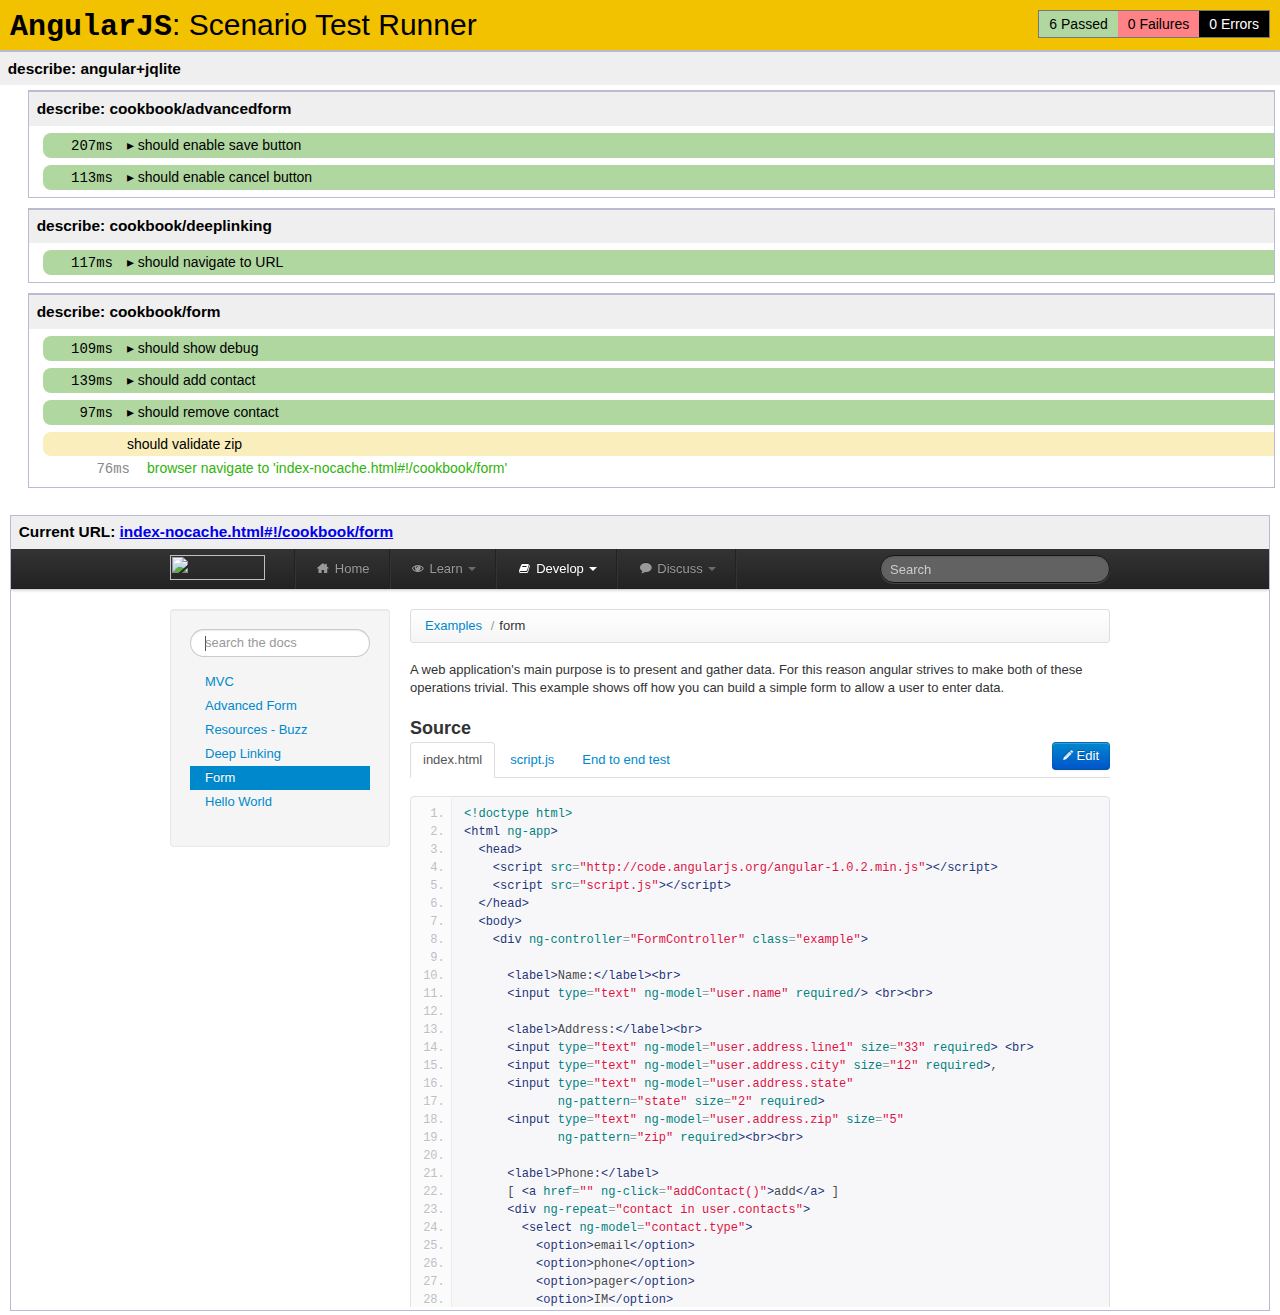
<file: application/lib/angular/docs/docs-scenario.html>
<!DOCTYPE HTML>
<html xmlns:ng="http://angularjs.org">
<head>
  <title>AngularJS Docs E2E Test Runner</title>
  <script>
    var gae = (location.pathname.split('/').length == 2),
        headEl = document.head,
        angularVersion = {
          current: '1.0.2', // rewrite during build
          stable: '1.0.1'
        };

    addTag('script', {src: path('angular-scenario.js')}, function() {
      addTag('script', {src: 'docs-scenario.js'}, function() {
        angular.scenario.setUpAndRun();
      });
    });

    function addTag(name, attributes, callback) {
      var el = document.createElement(name),
          attrName;

      for (attrName in attributes) {
        el.setAttribute(attrName, attributes[attrName]);
      }

      if (callback) {
        el.onload = callback;
      }

      headEl.appendChild(el);
    }


    function path(name) {
      return gae
          ? 'http://code.angularjs.org/' + angularVersion.stable + '/' +
              name.replace(/\.js$/, '-' + angularVersion.stable + '.js')
          : '../' + name;
    }
  </script>
</head>
<body>
</body>
</html>
</file>
